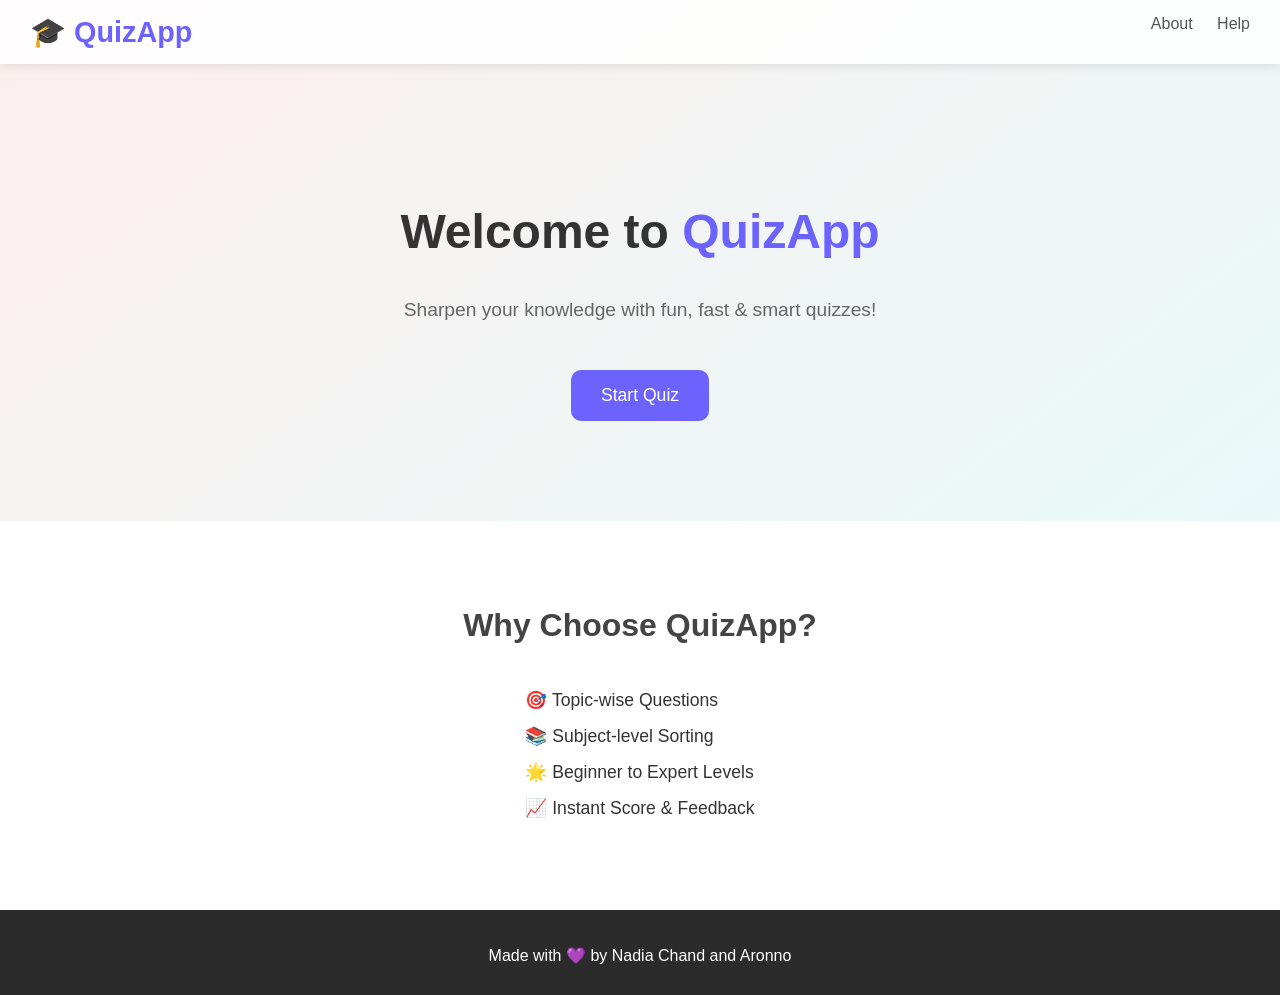
<file: index.html>
<!DOCTYPE html>
<html lang="en">
<head>
  <meta charset="UTF-8">
  <meta name="viewport" content="width=device-width, initial-scale=1">
  <title>Quiz App | Home</title>
  <link rel="stylesheet" href="homepage.css">
</head>
<body>
  <header class="navbar fade-in">
    <div class="logo">🎓 QuizApp</div>
    <nav>
      <a href="aboutus.html">About</a>
      <a href="help.html">Help</a>
    </nav>
  </header>

  <section class="hero-section slide-in-left">
    <h1>Welcome to <span>QuizApp</span></h1>
    <p>Sharpen your knowledge with fun, fast & smart quizzes!</p>
    <a href="select.html" class="start-btn">Start Quiz</a>
  </section>

  <section id="about" class="info-section fade-in">
    <h2>Why Choose QuizApp?</h2>
    <ul>
      <li>🎯 Topic-wise Questions</li>
      <li>📚 Subject-level Sorting</li>
      <li>🌟 Beginner to Expert Levels</li>
      <li>📈 Instant Score & Feedback</li>
    </ul>
  </section>

  <footer class="footer">
    <p>Made with 💜 by Nadia Chand and Aronno</p>
  </footer>

  <script src="script.js"></script>
</body>
</html>
</file>
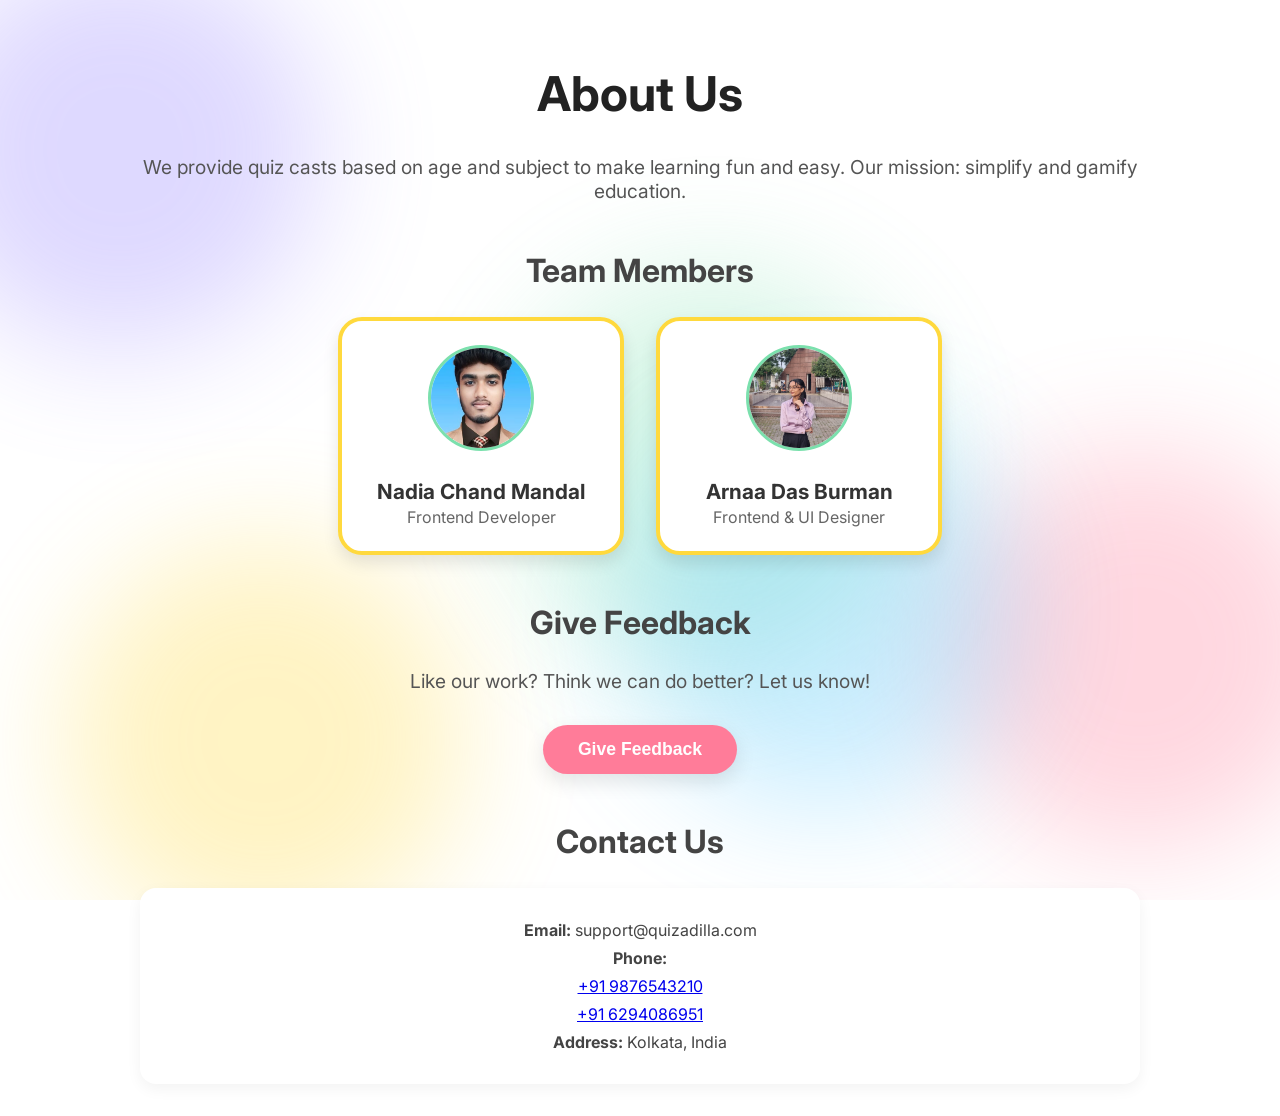
<file: aboutus.html>
<!DOCTYPE html>
<html lang="en">
<head>
  <meta charset="UTF-8" />
  <meta name="viewport" content="width=device-width, initial-scale=1" />
  <title>About Us</title>
  <link href="https://fonts.googleapis.com/css2?family=Inter:wght@700&family=Baloo+2:wght@400;600&display=swap" rel="stylesheet">
  <link rel="stylesheet" href="aboutus.css" />
</head>
<body>
  <!-- Blurred Animated Background -->
  <div class="bg-blobs">
    <div class="blob blob-purple"></div>
    <div class="blob blob-pink"></div>
    <div class="blob blob-green"></div>
    <div class="blob blob-yellow"></div>
    <div class="blob blob-blue"></div>
  </div>

  <div class="about-container">
    <h1 class="about-title">About Us</h1>
    <p class="about-description">
      We provide quiz casts based on age and subject to make learning fun and easy. Our mission: simplify and gamify education.
    </p>

    <h2 class="section-title">Team Members</h2>
    <div class="team-members">
      <div class="member">
        <img src="pasport.jpg" alt="Nadia">
        <h3>Nadia Chand Mandal</h3>
        <p>Frontend Developer</p>
      </div>
      <div class="member">
        <img src="WhatsApp Image 2025-06-08 at 10.03.21 PM.jpeg" alt="Arnaa">
        <h3>Arnaa Das Burman</h3>
        <p>Frontend & UI Designer</p>
      </div>
    </div>

    <h2 class="section-title">Give Feedback</h2>
    <p class="feedback-text">Like our work? Think we can do better? Let us know!</p>
    <button onclick="openModal()" class="feedback-btn">Give Feedback</button>

    <h2 class="section-title">Contact Us</h2>
    <div class="contact-info">
      <p><strong>Email:</strong> support@quizadilla.com</p>
      <p><strong>Phone:</strong></p>
      <p><a href="tel:+919876543210">+91 9876543210</a></p>
      <p><a href="tel:+916294086951">+91 6294086951</a></p>
      <p><strong>Address:</strong> Kolkata, India</p>
    </div>
  </div>

  <!-- Modal -->
  <div id="feedbackModal" class="modal">
    <div class="modal-content">
      <span class="close-btn" onclick="closeModal()">&times;</span>
      <h2>Submit Feedback</h2>
      <form action="https://formsubmit.co/nadiachandm@gmail.com" method="POST">
        <input type="hidden" name="_captcha" value="false">
        <input type="hidden" name="_template" value="box">
        <input type="text" name="name" placeholder="Your Name" required>
        <input type="email" name="email" placeholder="Your Email" required>
        <textarea name="message" rows="4" placeholder="Your Feedback" required></textarea>
        <button type="submit">Submit</button>
      </form>
    </div>
  </div>

  <script>
    const modal = document.getElementById("feedbackModal");
    function openModal() { modal.style.display = "flex"; }
    function closeModal() { modal.style.display = "none"; }
    window.onclick = e => { if (e.target === modal) closeModal(); };
  </script>
</body>
</html>
</file>
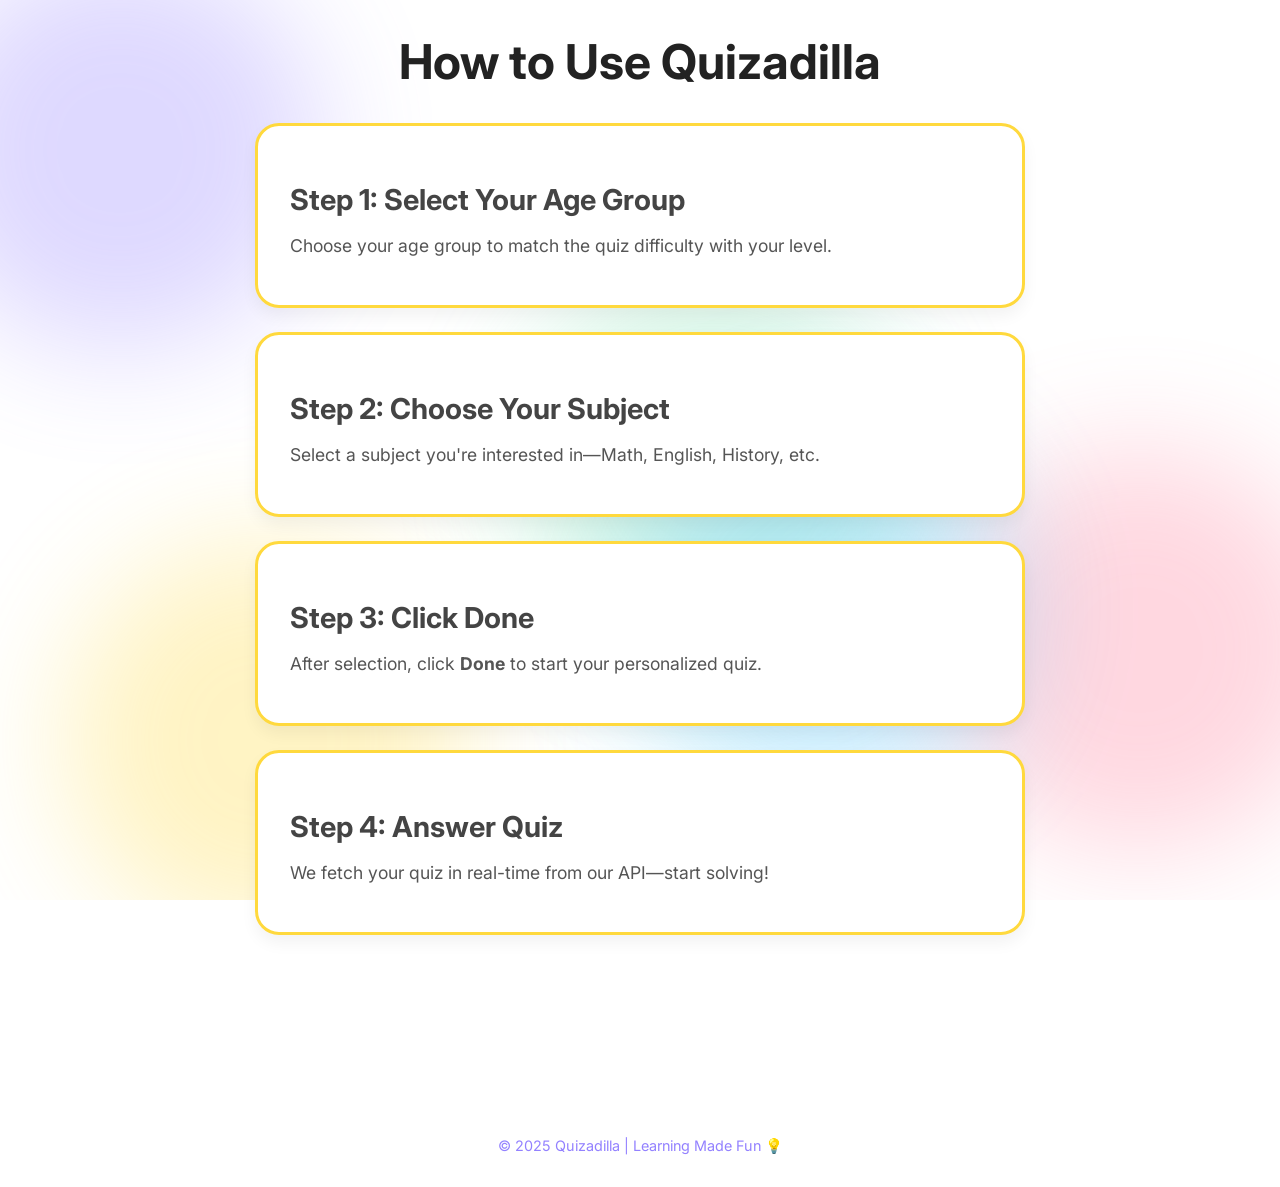
<file: help.html>
<!DOCTYPE html>
<html lang="en">
<head>
  <meta charset="UTF-8" />
  <meta name="viewport" content="width=device-width, initial-scale=1.0" />
  <title>Help - Quizadilla</title>
  <link rel="stylesheet" href="https://cdnjs.cloudflare.com/ajax/libs/font-awesome/6.5.0/css/all.min.css" />
  <link href="https://fonts.googleapis.com/css2?family=Inter:wght@400;600;700&display=swap" rel="stylesheet">
  <link rel="stylesheet" href="https://unpkg.com/aos@2.3.1/dist/aos.css" />
  <link rel="stylesheet" href="help.css" />
</head>
<body>
  <!-- Blobs -->
  <div class="bg-blobs">
  <div class="blob blob-purple"></div>
  <div class="blob blob-pink"></div>
  <div class="blob blob-green"></div>
  <div class="blob blob-yellow"></div>
  <div class="blob blob-blue"></div>
</div>


  <div class="about-container">
    <h1 class="about-title" data-aos="fade-down">How to Use Quizadilla</h1>

    <div class="help-section card" data-aos="fade-right">
      <h2 class="section-title">Step 1: Select Your Age Group</h2>
      <p class="about-description">Choose your age group to match the quiz difficulty with your level.</p>
    </div>

    <div class="help-section card" data-aos="fade-left">
      <h2 class="section-title">Step 2: Choose Your Subject</h2>
      <p class="about-description">Select a subject you're interested in—Math, English, History, etc.</p>
    </div>

    <div class="help-section card" data-aos="fade-right">
      <h2 class="section-title">Step 3: Click Done</h2>
      <p class="about-description">After selection, click <strong>Done</strong> to start your personalized quiz.</p>
    </div>

    <div class="help-section card" data-aos="fade-left">
      <h2 class="section-title">Step 4: Answer Quiz</h2>
      <p class="about-description">We fetch your quiz in real-time from our API—start solving!</p>
    </div>

    <div class="contact-info" data-aos="zoom-in">
      <h3>Need Assistance?</h3>
      <p>Email us at <a href="mailto:support@quizadilla.com">support@quizadilla.com</a></p>
    </div>

    <footer class="footer">
      &copy; 2025 Quizadilla | Learning Made Fun 💡
    </footer>
  </div>

  <script src="https://unpkg.com/aos@2.3.1/dist/aos.js"></script>
  <script>
    AOS.init();
  </script>
</body>
</html>
</file>
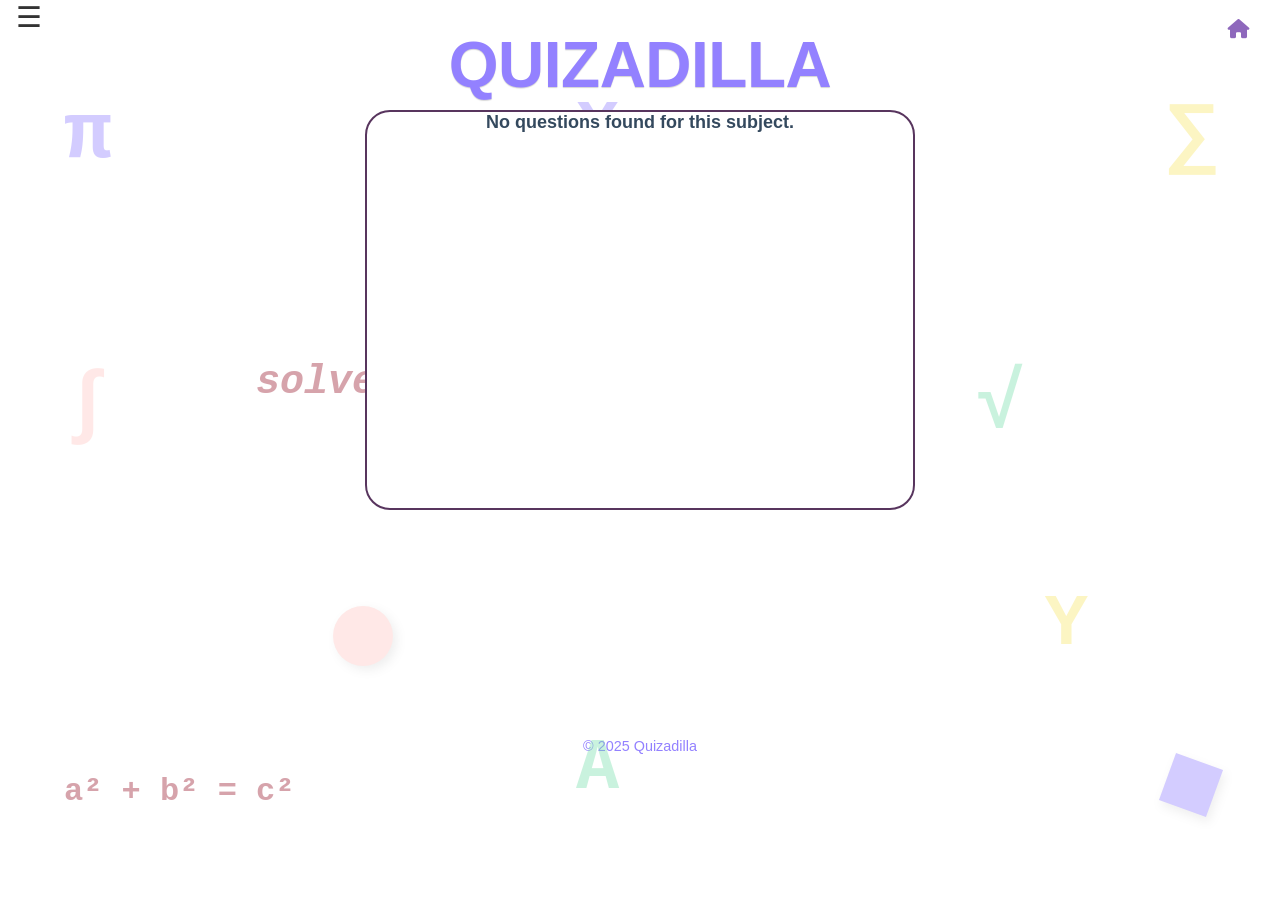
<file: main.html>
<!DOCTYPE html>
<html lang="en">
<head>
  <meta charset="UTF-8" />
  <meta name="viewport" content="width=device-width, initial-scale=1.0"/>
  <title>Quiz Page</title>
  <link rel="stylesheet" href="main.css" />
    <link rel="stylesheet" href="quiz.css" />
  <link rel="stylesheet" href="https://cdnjs.cloudflare.com/ajax/libs/font-awesome/6.5.0/css/all.min.css" />
</head>
<body>

  <!-- Shapes -->
  <div class="background-layer">
    <span class="shape math color-purple pos-tl">π</span>
    <span class="shape math color-yellow pos-tr">∑</span>
    <span class="shape math color-pink pos-ml">∫</span>
    <span class="shape math color-green pos-mr">√</span>
    <span class="shape fn color-red pos-bl">a² + b² = c²</span>
    <span class="shape alpha color-purple pos-tc">X</span>
    <span class="shape alpha color-yellow pos-bp">Y</span>
    <span class="shape alpha color-green pos-bc">A</span>
    <span class="shape word color-red pos-mc">solve</span>
    <div class="shape circle pos-mp"></div>
    <div class="shape cube pos-br"></div>
  </div>

  <!-- Sidebar -->
  <aside class="sidebar" id="sidebar">

  <button class="subject-btn">Mathematics</button>
  <button class="subject-btn">Reasoning</button>
  <button class="subject-btn">English</button>
  <button class="subject-btn">General</button>
  <button class="subject-btn">History</button>
  <button class="subject-btn">Geography</button>
  <button class="subject-btn">English</button>
  <button class="subject-btn">Literature</button>
  <button class="subject-btn">Art</button>
  <button class="subject-btn">Technology</button>
  <button class="subject-btn">Sports</button>

  </aside>

  <div class="hamburger" id="hamburger">&#9776;</div>

  <div class="home-btn" onclick="location.href='index.html'">
    <i class="fa-solid fa-house"></i>
  </div>  

  <!-- Main Content -->
  <main class="main-content">
    <h1 class="title">QUIZADILLA</h1>

    <div class="question-box" id="main-div">

   <div id="loader" class="loader hidden">
    <img src="loading.gif" alt="Loading..." class="loader-gif" />
    <p>Loading question...</p>
  </div>

    </div>
    <button id="next-btn">Next Question</button>
  </main>

  <footer class="footer">
    &copy; 2025 Quizadilla
  </footer>
  

  <script src="main.js"></script>
</body>
</html>
</file>
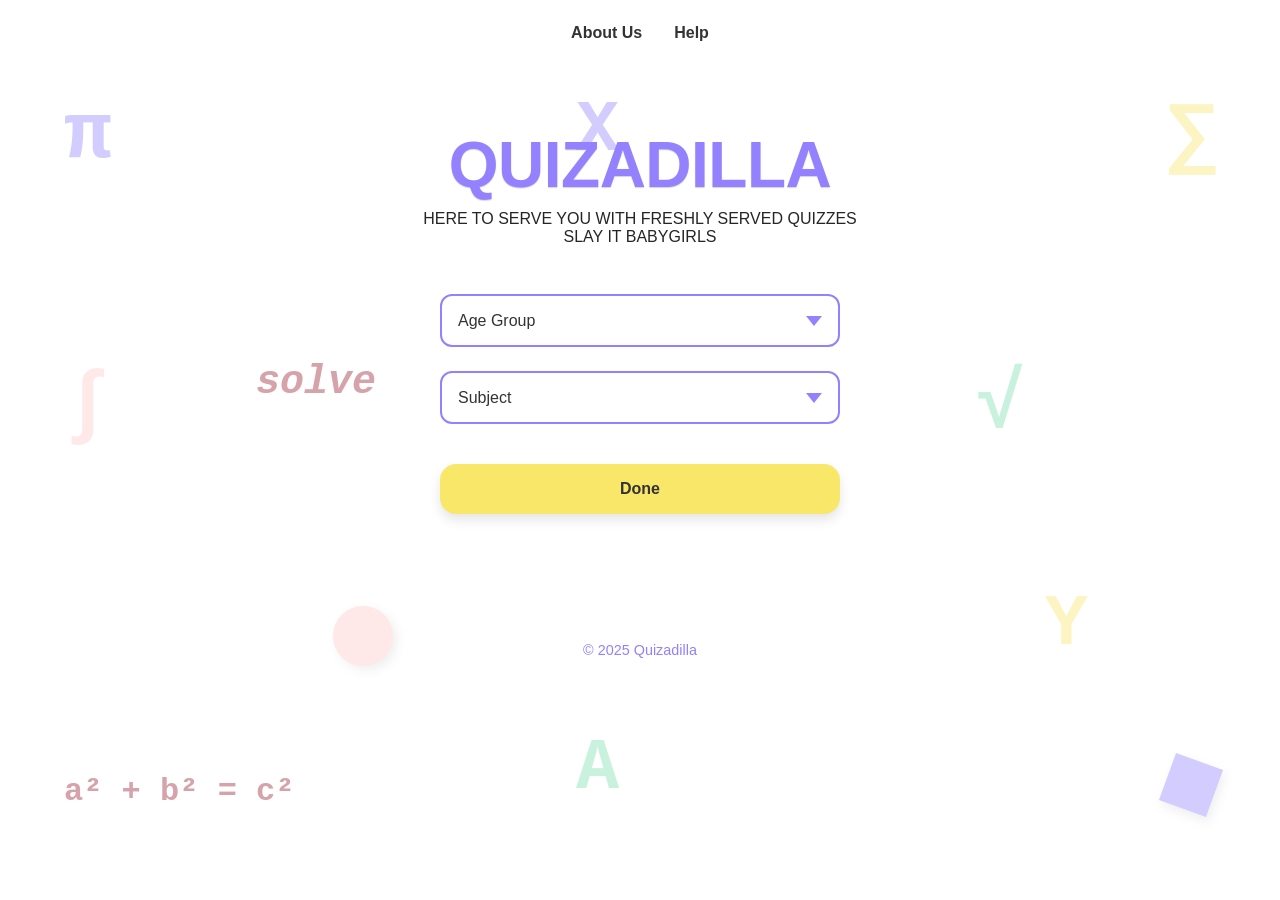
<file: select.html>
<!DOCTYPE html>
<html lang="en">
<head>
  <meta charset="UTF-8" />
  <meta name="viewport" content="width=device-width, initial-scale=1.0"/>
  <title>Quizadilla</title>
  <link rel="stylesheet" href="quiz.css" />
</head>
<body>

  <div class="background-layer">
    <!-- MATH SYMBOLS -->
    <span class="shape math color-purple pos-tl">π</span>
    <span class="shape math color-yellow pos-tr">∑</span>
    <span class="shape math color-pink pos-ml">∫</span>
    <span class="shape math color-green pos-mr">√</span>
    <span class="shape fn color-red pos-bl">a² + b² = c²</span>
  
    <!-- LETTERS -->
    <span class="shape alpha color-purple pos-tc">X</span>
    <span class="shape alpha color-yellow pos-bp">Y</span>
    <span class="shape alpha color-green pos-bc">A</span>
  
    <!-- WORDS -->
    <span class="shape word color-red pos-mc">solve</span>
  
    <!-- GEOMETRIC SHAPES -->
    <div class="shape circle pos-mp"></div>
    <div class="shape cube pos-br"></div>
  </div>    

  <header class="navbar">
    <nav>
      <a href="aboutus.html">About Us</a>
      <a href="help.html">Help</a>
    </nav>
  </header>

  <main class="main-content">
    <h1 class="title">QUIZADILLA</h1>
    <p class="subtext">HERE TO SERVE YOU WITH FRESHLY SERVED QUIZZES<br />SLAY IT BABYGIRLS</p>

    <div class="dropdowns">
      <select id="age-group">
        <option value="">Age Group</option>
      </select>
      <select id="subject">
        <option value="">Subject</option>
      </select>
      <button id="done-btn">Done</button>
    </div>
  </main>

  <footer class="footer">
    &copy; 2025 Quizadilla
  </footer>

  <script src="script.js"></script>
</body>
</html>
</file>
<file: homepage.css>
body {
    margin: 0;
    font-family: 'Segoe UI', sans-serif;
    background: linear-gradient(to bottom right, #fcefee, #e3fdfd);
    color: #333;
    overflow-x: hidden;
  }
  
  .navbar {
    background: rgba(255, 255, 255, 0.85);
    display: flex;
    justify-content: space-between;
    padding: 15px 30px;
    box-shadow: 0 2px 10px rgba(0,0,0,0.1);
    position: sticky;
    top: 0;
  }
  
  .logo {
    font-size: 1.8rem;
    font-weight: bold;
    color: #6c63ff;
  }
  
  nav a {
    margin-left: 20px;
    text-decoration: none;
    color: #555;
    transition: color 0.3s;
  }
  
  nav a:hover {
    color: #6c63ff;
  }
  
  .hero-section {
    text-align: center;
    padding: 100px 20px;
  }
  
  .hero-section h1 {
    font-size: 3rem;
    color: #333;
  }
  
  .hero-section span {
    color: #6c63ff;
  }
  
  .hero-section p {
    font-size: 1.2rem;
    margin-top: 10px;
    color: #666;
  }
  
  .start-btn {
    margin-top: 30px;
    display: inline-block;
    padding: 15px 30px;
    background-color: #6c63ff;
    color: white;
    text-decoration: none;
    font-size: 1.1rem;
    border-radius: 10px;
    transition: transform 0.3s, background 0.3s;
  }
  
  .start-btn:hover {
    transform: scale(1.05);
    background-color: #574b90;
  }
  
  .info-section {
    background: #fff;
    padding: 60px 20px;
    text-align: center;
  }
  
  .info-section h2 {
    font-size: 2rem;
    margin-bottom: 30px;
    color: #444;
  }
  
  .info-section ul {
    list-style: none;
    padding: 0;
    display: inline-block;
    text-align: left;
  }
  
  .info-section li {
    font-size: 1.1rem;
    margin-bottom: 15px;
    color: #333;
  }
  
  .footer {
    text-align: center;
    padding: 20px;
    background: #f9f9f9;
    font-size: 0.9rem;
    color: #666;
  }
  
  /* Animations */
  @keyframes fadeIn {
    0% { opacity: 0; transform: translateY(30px); }
    100% { opacity: 1; transform: translateY(0); }
  }
  
  @keyframes slideInLeft {
    0% { opacity: 0; transform: translateX(-100px); }
    100% { opacity: 1; transform: translateX(0); }
  }
  
  .fade-in {
    animation: fadeIn 1.2s ease forwards;
  }
  
  .slide-in-left {
    animation: slideInLeft 1.2s ease forwards;
  }
  /* Basic Styles for Footer */
.footer {
  background-color: #2b2b2b;
  color: #fff;
  padding: 20px 0;
  text-align: center;
  position: relative;
  bottom: 0;
  width: 100%;
}

.footer-content {
  max-width: 1200px;
  margin: 0 auto;
}

.footer p {
  font-size: 1rem;
  margin-bottom: 10px;
}

.footer-links {
  margin-top: 10px;
}

.footer-links a {
  color: #fff;
  margin: 0 15px;
  text-decoration: none;
  font-size: 1rem;
  transition: color 0.3s ease;
}

.footer-links a:hover {
  color: #6c63ff;
}

/* Responsive Styling for Footer */
@media screen and (max-width: 768px) {
  .footer {
    padding: 20px;
  }

  .footer-links {
    display: flex;
    justify-content: center;
    gap: 20px;
    flex-wrap: wrap;
  }

  .footer-links a {
    margin: 5px;
  }
}

@media (max-width: 768px) {

  /* NAVBAR FIX */
  .navbar {
    flex-direction: column;
    align-items: center;
    text-align: center;
  }

  nav {
    margin-top: 10px;
  }

  nav a {
    display: inline-block;
    margin: 8px 10px;
  }

  /* HERO FIX */
  .hero-section {
    padding: 70px 15px;
  }

  .hero-section h1 {
    font-size: 2rem;
  }

  .hero-section p {
    font-size: 1rem;
  }

  /* BUTTON FIX */
  .start-btn {
    width: 80%;
    max-width: 250px;
  }
}

@media (max-width: 480px) {

  .hero-section h1 {
    font-size: 1.6rem;
  }

  .logo {
    font-size: 1.4rem;
  }

  nav a {
    font-size: 0.9rem;
  }

  .start-btn {
    width: 100%;
  }
}
</file>
<file: aboutus.css>
body {
  margin: 0;
  font-family: 'Inter', sans-serif;
  background: #fff;
  color: #333;
  overflow-x: hidden;
}

/* Blobs */
.bg-blobs {
  position: fixed;
  inset: 0;
  z-index: 0;
  overflow: hidden;
  pointer-events: none;
}

.blob {
  position: absolute;
  border-radius: 50%;
  opacity: 0.3;
  filter: blur(60px);
  animation: blobWiggle 25s infinite ease-in-out;
  z-index: 0;
}

.blob-purple {
  background: #9381FF;
  width: 400px;
  height: 400px;
  top: -50px;
  left: -80px;
}

.blob-pink {
  background: #FF7C99;
  width: 400px;
  height: 400px;
  bottom: 50px;
  right: -60px;
  animation-delay: 5s;
}

.blob-green {
  background: #7BE0AD;
  width: 400px;
  height: 400px;
  top: 30%;
  left: 40%;
  animation-delay: 8s;
}

.blob-yellow {
  background: #FFD93D;
  width: 400px;
  height: 400px;
  top: 60%;
  left: 5%;
  animation-delay: 2s;
}

.blob-blue {
  background: #57C7FF;
  width: 400px;
  height: 400px;
  bottom: 10%;
  right: 20%;
  animation-delay: 12s;
}

@keyframes blobWiggle {
  0% { transform: translate(0, 0) scale(1); }
  50% { transform: translate(20px, -20px) scale(1.1); }
  100% { transform: translate(0, 0) scale(1); }
}

/* Content Container */
.about-container {
  max-width: 1000px;
  margin: auto;
  padding: 2rem;
  position: relative;
  z-index: 1;
}

/* Titles */
.about-title {
  font-size: 3rem;
  font-family: 'Inter', sans-serif;
  text-align: center;
  color: #222;
}

.section-title {
  font-size: 2rem;
  margin-top: 3rem;
  text-align: center;
  color: #444;
}

.about-description,
.feedback-text {
  text-align: center;
  font-size: 1.2rem;
  margin-bottom: 2rem;
  color: #555;
}

/* Team Members */
.team-members {
  display: flex;
  flex-wrap: wrap;
  justify-content: center;
  gap: 2rem;
}

.member {
  background: #fff;
  border: 4px solid #FFD93D;
  border-radius: 1.5rem;
  padding: 1.5rem;
  width: 230px;
  text-align: center;
  transition: transform 0.4s ease, box-shadow 0.4s ease;
  box-shadow: 0 8px 16px rgba(0,0,0,0.1);
}

.member:hover {
  transform: rotate(-2deg) scale(1.05);
  box-shadow: 0 12px 24px rgba(0,0,0,0.15);
}

.member img {
  width: 100px;
  height: 100px;
  border-radius: 50%;
  object-fit: cover;
  border: 3px solid #7BE0AD;
  margin-bottom: 1rem;
}

.member h3 {
  font-size: 1.3rem;
  margin: 0.5rem 0 0.2rem;
}

.member p {
  margin: 0;
  font-size: 1rem;
  color: #666;
}

/* Button */
.feedback-btn {
  display: block;
  margin: 1rem auto;
  padding: 0.9rem 2.2rem;
  font-size: 1.1rem;
  background: #FF7C99;
  color: white;
  border: none;
  border-radius: 50px;
  font-weight: bold;
  cursor: pointer;
  box-shadow: 0 8px 20px rgba(0,0,0,0.1);
  transition: all 0.3s ease;
}

.feedback-btn:hover {
  background: #FFD93D;
  transform: scale(1.05);
}

/* Modal */
.modal {
  display: none;
  position: fixed;
  z-index: 999;
  inset: 0;
  background: rgba(0, 0, 0, 0.4);
  justify-content: center;
  align-items: center;
}

.modal-content {
  background: #fff;
  padding: 2rem;
  border-radius: 1rem;
  width: 90%;
  max-width: 400px;
  position: relative;
  box-shadow: 0 12px 30px rgba(0, 0, 0, 0.1);
}

.close-btn {
  position: absolute;
  top: 10px;
  right: 15px;
  font-size: 1.5rem;
  cursor: pointer;
}

.modal-content input,
.modal-content textarea {
  width: 100%;
  padding: 0.8rem;
  margin: 0.5rem 0;
  border-radius: 8px;
  border: 2px solid #ccc;
}

.modal-content button {
  width: 100%;
  padding: 0.8rem;
  background: #57C7FF;
  color: white;
  border: none;
  border-radius: 8px;
  font-weight: bold;
  cursor: pointer;
  margin-top: 1rem;
}

.modal-content button:hover {
  background: #38b6ff;
}

/* Contact Info */
.contact-info {
  background: #fff;
  border-radius: 1rem;
  padding: 1.5rem;
  margin-top: 1.5rem;
  text-align: center;
  box-shadow: 0 5px 15px rgba(0,0,0,0.05);
}

.contact-info p {
  margin: 0.5rem 0;
  color: #444;
}

/* === Responsive Layout === */

/* Small Phones */
@media (max-width: 480px) {
  .about-title {
    font-size: 1.8rem;
    padding-top: 1rem;
  }

  .section-title {
    font-size: 1.4rem;
  }

  .about-description,
  .feedback-text {
    font-size: 1rem;
    padding: 0 1rem;
  }

  .team-members {
    flex-direction: column;
    align-items: center;
  }

  .member {
    width: 90%;
  }

  .modal-content {
    padding: 1rem;
  }

  .feedback-btn {
    padding: 0.6rem 1.5rem;
    font-size: 0.9rem;
  }
}

/* Tablets & Small Laptops */
@media (max-width: 768px) {
  .team-members {
    gap: 1rem;
  }

  .member {
    width: 45%;
  }

  .about-title {
    font-size: 2.2rem;
  }

  .section-title {
    font-size: 1.6rem;
  }
}

/* Medium Laptops */
@media (max-width: 1024px) {
  .about-container {
    padding: 1rem 2rem;
  }

  .member {
    width: 40%;
  }
}

/* Large Devices */
@media (min-width: 1440px) {
  .about-container {
    max-width: 1200px;
  }

  .member {
    width: 280px;
  }

  .blob {
    filter: blur(100px);
  }
}

@media (max-width: 768px) {

  .modal {
    padding: 10px;
  }

  .modal-content {
    width: 95%;
    max-width: 380px;
    padding: 1.2rem;
    border-radius: 12px;

    /* important fix */
    max-height: 85vh;
    overflow-y: auto;
  }

  .modal-content input,
  .modal-content textarea {
    font-size: 0.95rem;
  }

  .modal-content button {
    font-size: 1rem;
  }
}

.modal-content {
  text-align: center;
}

/* form inputs center alignment fix */
.modal-content form {
  display: flex;
  flex-direction: column;
  align-items: center;
}

/* inputs full center + same width */
.modal-content input,
.modal-content textarea {
  width: 90%;
  max-width: 320px;
  display: block;
  margin: 8px auto;
  text-align: left;

  box-sizing: border-box;
}

/* button center */
.modal-content button {
  width: 90%;
  max-width: 320px;
  display: block;
  margin: 10px auto;
}

@media (max-width: 480px) {

  .modal {
    padding: 10px;
  }

  .modal-content {
    width: 100%;
    max-width: 340px;
    padding: 1rem;
  }

  .close-btn {
    font-size: 1.3rem;
  }
}
</file>
<file: help.css>
body {
  margin: 0;
  font-family: 'Inter', sans-serif;
  background: #fff;
  color: #333;
  overflow-x: hidden;
}

/* Centered, clean About Title */
.about-title {
  font-size: 3rem;
  font-family: 'Inter', sans-serif;
  text-align: center;
  color: #222;
  margin-bottom: 2rem;
}

/* Blobs */
.bg-blobs {
  position: fixed;
  inset: 0;
  z-index: 0;
  overflow: hidden;
  pointer-events: none;
}

.blob {
  position: absolute;
  border-radius: 50%;
  opacity: 0.3;
  filter: blur(60px);
  animation: blobWiggle 25s infinite ease-in-out;
  z-index: 0;
}

.blob-purple {
  background: #9381FF;
  width: 400px;
  height: 400px;
  top: -50px;
  left: -80px;
}

.blob-pink {
  background: #FF7C99;
  width: 400px;
  height: 400px;
  bottom: 50px;
  right: -60px;
  animation-delay: 5s;
}

.blob-green {
  background: #7BE0AD;
  width: 400px;
  height: 400px;
  top: 30%;
  left: 40%;
  animation-delay: 8s;
}

.blob-yellow {
  background: #FFD93D;
  width: 400px;
  height: 400px;
  top: 60%;
  left: 5%;
  animation-delay: 2s;
}

.blob-blue {
  background: #57C7FF;
  width: 400px;
  height: 400px;
  bottom: 10%;
  right: 20%;
  animation-delay: 12s;
}

@keyframes blobWiggle {
  0% { transform: translate(0, 0) scale(1); }
  50% { transform: translate(20px, -20px) scale(1.1); }
  100% { transform: translate(0, 0) scale(1); }
}

/* Container */
.help-container {
  max-width: 1000px;
  margin: auto;
  padding: 2rem;
  position: relative;
  z-index: 1;
  text-align: center;
}

/* Heading */
.help-container h1 {
  font-size: 3rem;
  font-family: 'Inter', sans-serif;
  color: #222;
  margin-bottom: 2rem;
}

/* Icons Row */
.help-icons {
  font-size: 2.5rem;
  color: #FF7C99;
  margin: 2rem 0;
  display: flex;
  justify-content: center;
  gap: 2rem;
}

/* Steps */
.help-section {
  background: #fff;
  border: 3px solid #FFD93D;
  border-radius: 1.5rem;
  padding: 2rem;
  margin: 1.5rem auto;
  max-width: 700px;
  box-shadow: 0 8px 16px rgba(0,0,0,0.05);
  transition: transform 0.3s ease, box-shadow 0.3s ease;
}

.help-section:hover {
  transform: rotate(-1deg) scale(1.02);
  box-shadow: 0 10px 20px rgba(0,0,0,0.1);
}

.help-section h2 {
  font-size: 1.8rem;
  color: #444;
  margin-bottom: 0.8rem;
}

.help-section p {
  font-size: 1.1rem;
  color: #555;
}

/* Info Box */
.contact-info {
  background: #fff;
  border-radius: 1rem;
  padding: 1.5rem;
  margin-top: 1.5rem;
  text-align: center;
  border: 4px solid #FFD93D;
  box-shadow: 0 5px 15px rgba(0,0,0,0.05);
  z-index: 1;
  transition: transform 0.3s ease;
}

.contact-info:hover {
  transform: scale(1.02);
}

.contact-info p {
  margin: 0.5rem 0;
  color: #444;
  font-size: 1.1rem;
}

/* Footer */
.footer {
  text-align: center;
  padding: 2rem 1rem;
  font-size: 0.9rem;
  color: #9381FF;
}

/* === Responsive Layout & Centering === */

/* Phones (≤ 480px) */
@media (max-width: 480px) {
  .help-container {
    padding: 1rem;
    text-align: center;
  }

  .help-container h1 {
    font-size: 1.8rem;
  }

  .help-icons {
    font-size: 2rem;
    justify-content: center;
  }

  .help-section,
  .info {
    padding: 1.2rem;
    margin: 1rem auto;
    width: 95%;
  }

  .help-section h2 {
    font-size: 1.3rem;
  }

  .help-section p {
    font-size: 1rem;
  }

  .footer {
    font-size: 0.8rem;
    padding: 1rem;
  }
}

/* Tablets (481px–768px) */
@media (max-width: 768px) {
  .help-container {
    padding: 2rem 1rem;
  }

  .help-container h1 {
    font-size: 2.2rem;
  }

  .help-section,
  .info {
    width: 90%;
  }

  .help-icons {
    font-size: 2.2rem;
    gap: 1rem;
    display: flex;
    justify-content: center;
    margin: 1.5rem 0;
  }
}

/* Small Laptops (769px–1024px) */
@media (max-width: 1024px) {
  .help-container {
    padding: 2rem;
  }

  .help-section,
  .info {
    width: 80%;
  }

  .help-container h1 {
    font-size: 2.5rem;
  }
}

/* Desktops (1025px and up) */
@media (min-width: 1025px) {
  .help-container {
    max-width: 1000px;
    margin: auto;
    padding: 3rem;
  }

  .help-section,
  .info {
    width: 70%;
    margin: 1.5rem auto;
  }
}
</file>
<file: main.css>
:root {
  --purple: #9381FF;
  --pink: #FFC8C4;
  --yellow: #F9E76A;
  --charcoal: #333333;
  --white: #ffffff;
  --green: #7BE0AD;
  --red: #9B1B30;
}

/* RESET */
* {
  margin: 0;
  padding: 0;
  box-sizing: border-box;
}

body {
  font-family: 'Nunito Sans', sans-serif;
  background-color: var(--white);
  color: var(--charcoal);
  min-height: 100vh;
  overflow-x: hidden;
  position: relative;
}

/* ✨ GEOMETRIC + MATH BACKGROUND ELEMENTS */
.background-layer {
  position: absolute;
  inset: 0;
  pointer-events: none;
  z-index: 0;
  overflow: hidden;
}

/* === SHAPE BASE === */
/* SHAPE BASE STYLE */
.shape {
  position: absolute;
  font-family: 'Courier New', monospace;
  font-weight: 700;
  opacity: 40%; /* 100% visible */
  z-index: 0;
  user-select: none;
  animation: floatShape 12s ease-in-out infinite;
  pointer-events: none;
}

/* SHAPE TYPES */
.shape.math    { font-size: 5rem; }
.shape.alpha   { font-size: 4.5rem; }
.shape.word    { font-size: 2.5rem; font-style: italic; }
.shape.circle  {
  width: 60px;
  height: 60px;
  border-radius: 50%;
  background: var(--pink);
  box-shadow: 4px 4px 10px rgba(0,0,0,0.15);
}
.shape.cube {
  width: 50px;
  height: 50px;
  background: var(--purple);
  transform: rotate(20deg);
  box-shadow: 4px 4px 10px rgba(0,0,0,0.15);
}
.shape.fn { font-size: 2rem;}

/* COLOR CLASSES */
.color-purple { color: var(--purple); }
.color-yellow { color: var(--yellow); }
.color-pink   { color: var(--pink); }
.color-green  { color: var(--green); }
.color-red    { color: var(--red); }

/* PLACEMENT GRID */
.pos-tl  { top: 10%; left: 5%; }
.pos-tc  { top: 10%; left: 45%; }
.pos-tr  { top: 10%; right: 5%; }

.pos-ml  { top: 40%; left: 5%; }
.pos-mc  { top: 40%; left: 20%; }
.pos-mr  { top: 40%; right: 20%; }

.pos-bl  { bottom: 10%; left: 5%;}
.pos-bc  { bottom: 10%; left: 45%; }
.pos-mp  { bottom: 26%; left: 26%;}
.pos-br  { bottom: 10%; right: 5%; }
.pos-bp  { bottom: 26%; right: 15%;}

/* ANIMATION */
@keyframes floatShape {
  0%   { transform: translateY(0) rotate(0deg); }
  50%  { transform: translateY(-10px) rotate(5deg); }
  100% { transform: translateY(0) rotate(0deg); }
}


/* 📦 MAIN CONTENT */
.main-content {
  padding: 8rem 2rem 4rem;
  bottom: 100px;
  z-index: 2;
  position: relative;
  display: flex;
  flex-direction: column;
  align-items: center;
  text-align: center;
}

/* 🔠 TYPOGRAPHY */
.title {
  font-size: clamp(2.5rem, 6vw, 4rem);
  font-weight: 800;
  color: var(--purple);
  text-shadow: 0 1px 1px rgba(6, 6, 6, 0.174);
  letter-spacing: -0.5px;
  margin-bottom: 0.5rem;
}

.question-box {
  height: 400px;
  width: 550px;
  border: 2px solid #58355E;
  border-radius: 25px;
  background-color: #ffffff;
}


/* Sidebar base */
.sidebar {
  position: fixed;
  top: 0;
  left: -240px;
  width: 240px;
  height: 100vh;
  background: #8e68bc;
  padding: 2rem 1rem;
  display: flex;
  flex-direction: column;
  align-items: stretch;
  z-index: 100;
  opacity: 0;
  pointer-events: none;
  transition: left 0.4s ease, opacity 0.4s ease;
  overflow-y: auto;
}

/* 🔥 Critical: force space using margin on buttons directly */
.subject-btn {
  display: block;
  width: 100%;
  margin-bottom: 1rem; /* <<< THIS is the spacing you're missing */
  padding: 0.9rem 1rem;
  background: var(--white);
  border: none;
  border-radius: 10px;
  font-size: 1rem;
  font-weight: 600;
  color: var(--charcoal);
  text-align: left;
  cursor: pointer;
  box-shadow: 0 2px 5px rgba(0, 0, 0, 0.08);
  transition: background 0.25s ease, transform 0.2s ease, color 0.2s ease;
}

/* Optional: better hover effect */
.subject-btn:hover {
  background: var(--purple);
  color: var(--white);
  transform: translateX(4px);
}

/* Clean last button margin */
.subject-btn:last-child {
  margin-bottom: 0;
}

.sidebar::-webkit-scrollbar {
  width: 6px;
}

.sidebar::-webkit-scrollbar-thumb {
  background-color: rgba(255, 255, 255, 0.3);
  border-radius: 4px;
}

.sidebar::-webkit-scrollbar-track {
  background: transparent;
}


/* Active animation class */
.sidebar.open {
  left: 0;
  opacity: 1;
  pointer-events: auto;
}


/* Hamburger fade */
.hamburger {
  font-size: 1.8rem;
  cursor: pointer;
  position: absolute;
  left: 1rem;
  z-index: 200;
  color: var(--charcoal);
  opacity: 1;
  transition: background 0.3s ease, transform 0.3s ease;
}

.hamburger:hover {
  background: #fff;
  color: #9381FF;
  transform: translateY(-1px);
}

.hamburger.hidden {
  opacity: 0;
  pointer-events: none;
}

.home-btn {
  position: absolute;
  top: 10px;
  right: 1rem;
  font-size: 1.2rem;
  color: #8e68bc;
  background: #fff;
  padding: 0.6rem 0.9rem;
  border-radius: 60px;
  cursor: pointer;
  transition: background 0.3s ease, transform 0.3s ease;
  z-index: 200;
  display: flex;
  align-items: center;
  justify-content: center;
}

.home-btn:hover {
  background: #fff;
  color: #9381FF;
  transform: translateY(-1px);
}

.nav-center {
  display: flex;
  justify-content: center;
  gap: 2rem;
}

#next-btn {
  margin-top: 1rem;
  padding: 1rem 2rem;
  width: 550px;
  font-size: 1rem;
  font-weight: 600;
  border: none;
  border-radius: 1rem;
  background-color: var(--yellow);
  color: var(--charcoal);
  cursor: pointer;
  box-shadow: 0 6px 12px rgba(0,0,0,0.1);
  transition: transform 0.2s ease, background 0.3s ease;
}

#next-btn:hover {
  background-color: var(--pink);
  transform: translateY(-2px) scale(1.02);
}

#next-btn:active {
  transform: scale(0.98);
}

/* 🔻 FOOTER */
.footer {
  margin-top: 4rem;
  text-align: center;
  font-size: 0.9rem;
  color: var(--purple);
  padding-bottom: 2rem;
}


/*  Responsive Design: Mobile and Tablet */
@media (max-width: 480px) {
  .title {
    font-size: 1.5rem;
  }

  .question-box,
  #next-btn {
    width: 90%;
    font-size: 0.9rem;
    padding: 1rem;
  }

  .subject-btn {
    font-size: 0.85rem;
    padding: 0.6rem 0.8rem;
  }

  .home-btn,
  .hamburger {
    font-size: 1rem;
    padding: 0.5rem 0.7rem;
  }

  .sidebar {
    width: 180px;
    padding: 1.5rem 0.5rem;
  }
}

@media (max-width: 768px) {
  .main-content {
    padding: 5rem 1rem 2rem;
  }

  .title {
    font-size: 2rem;
  }

  .question-box,
  #next-btn {
    width: 90%;
    font-size: 1rem;
  }

  .sidebar {
    width: 200px;
  }

  .hamburger {
    font-size: 1.5rem;
    top: 1rem;
    left: 1rem;
  }

  .home-btn {
    top: 1rem;
    right: 1rem;
    font-size: 1.1rem;
    padding: 0.6rem 0.9rem;
  }

  .subject-btn {
    font-size: 0.95rem;
    padding: 0.6rem 0.8rem;
  }
}

@media (max-width: 1024px) {
  .main-content {
    padding: 6rem 2rem;
  }

  .title {
    font-size: 2.5rem;
  }

  .question-box,
  #next-btn {
    width: 95%;
    max-width: 600px;
  }

  .sidebar {
    width: 220px;
  }
}
</file>
<file: quiz.css>
:root {
  --purple: #9381FF;
  --pink: #FFC8C4;
  --yellow: #F9E76A;
  --charcoal: #333333;
  --white: #ffffff;
  --green: #7BE0AD;
  --red: #9B1B30;
}

/* RESET */
* {
  margin: 0;
  padding: 0;
  box-sizing: border-box;
}

body {
  font-family: 'Nunito Sans', sans-serif;
  background-color: var(--white);
  color: var(--charcoal);
  min-height: 100vh;
  overflow-x: hidden;
  position: relative;
}

/* ✨ GEOMETRIC + MATH BACKGROUND ELEMENTS */
.background-layer {
  position: absolute;
  inset: 0;
  pointer-events: none;
  z-index: 0;
  overflow: hidden;
}

/* === SHAPE BASE === */
/* SHAPE BASE STYLE */
.shape {
  position: absolute;
  font-family: 'Courier New', monospace;
  font-weight: 700;
  opacity: 40%; /* 100% visible */
  z-index: 0;
  user-select: none;
  animation: floatShape 12s ease-in-out infinite;
  pointer-events: none;
}

/* SHAPE TYPES */
.shape.math    { font-size: 5rem; }
.shape.alpha   { font-size: 4.5rem; }
.shape.word    { font-size: 2.5rem; font-style: italic; }
.shape.circle  {
  width: 60px;
  height: 60px;
  border-radius: 50%;
  background: var(--pink);
  box-shadow: 4px 4px 10px rgba(0,0,0,0.15);
}
.shape.cube {
  width: 50px;
  height: 50px;
  background: var(--purple);
  transform: rotate(20deg);
  box-shadow: 4px 4px 10px rgba(0,0,0,0.15);
}
.shape.fn { font-size: 2rem;}

/* COLOR CLASSES */
.color-purple { color: var(--purple); }
.color-yellow { color: var(--yellow); }
.color-pink   { color: var(--pink); }
.color-green  { color: var(--green); }
.color-red    { color: var(--red); }

/* PLACEMENT GRID */
.pos-tl  { top: 10%; left: 5%; }
.pos-tc  { top: 10%; left: 45%; }
.pos-tr  { top: 10%; right: 5%; }

.pos-ml  { top: 40%; left: 5%; }
.pos-mc  { top: 40%; left: 20%; }
.pos-mr  { top: 40%; right: 20%; }

.pos-bl  { bottom: 10%; left: 5%;}
.pos-bc  { bottom: 10%; left: 45%; }
.pos-mp  { bottom: 26%; left: 26%;}
.pos-br  { bottom: 10%; right: 5%; }
.pos-bp  { bottom: 26%; right: 15%;}

/* ANIMATION */
@keyframes floatShape {
  0%   { transform: translateY(0) rotate(0deg); }
  50%  { transform: translateY(-10px) rotate(5deg); }
  100% { transform: translateY(0) rotate(0deg); }
}


/* 🧭 NAVBAR */
.navbar {
  position: fixed;
  top: 0;
  width: 100%;
  padding: 1.5rem 2rem;
  display: flex;
  justify-content: center;
  background: #fff;
  z-index: 10;
}

.navbar nav {
  display: flex;
  gap: 2rem;
}

.navbar nav a {
  color: var(--charcoal);
  font-weight: 600;
  text-decoration: none;
  font-size: 1rem;
  position: relative;
}

.navbar nav a::after {
  content: '';
  height: 2px;
  width: 0;
  background: #48025b;
  position: absolute;
  bottom: -4px;
  left: 0;
  transition: width 0.3s ease;
}

.navbar nav a:hover::after {
  width: 100%;
}

/* 📦 MAIN CONTENT */
.main-content {
  padding: 8rem 2rem 4rem;
  z-index: 2;
  position: relative;
  display: flex;
  flex-direction: column;
  align-items: center;
  text-align: center;
}

/* 🔠 TYPOGRAPHY */
.title {
  font-size: clamp(2.5rem, 6vw, 4rem);
  font-weight: 800;
  color: #9381FF;
  text-shadow: 0 1px 1px rgba(6, 6, 6, 0.174);
  letter-spacing: -0.5px;
  margin-bottom: 0.5rem;
}

.subtext {
  font-size: 1rem;
  font-weight: 500;
  color: #000000;
  opacity: 0.85;
  margin-bottom: 3rem;
}

/* 🔽 DROPDOWNS */
.dropdowns {
  display: flex;
  flex-direction: column;
  gap: 1.5rem;
  width: 100%;
  max-width: 400px;
}

select {
  padding: 1rem;
  border-radius: 12px;
  border: 2px solid var(--purple);
  background: #fff;
  font-size: 1rem;
  color: var(--charcoal);
  transition: 0.3s ease;
  appearance: none;
  background-image: url("data:image/svg+xml,%3Csvg viewBox='0 0 10 6' xmlns='http://www.w3.org/2000/svg'%3E%3Cpath d='M0 0l5 6 5-6z' fill='%239381FF'/%3E%3C/svg%3E");
  background-repeat: no-repeat;
  background-position: right 1rem center;
  background-size: 1rem;
}

select:hover {
  border-color: var(--yellow);
}

select:focus {
  outline: none;
  box-shadow: 0 0 0 4px rgba(255, 200, 196, 0.25);
}

/* ✅ DONE BUTTON */
#done-btn {
  margin-top: 1rem;
  padding: 1rem 2rem;
  font-size: 1rem;
  font-weight: 600;
  border: none;
  border-radius: 1rem;
  background-color: var(--yellow);
  color: var(--charcoal);
  cursor: pointer;
  box-shadow: 0 6px 12px rgba(0,0,0,0.1);
  transition: transform 0.2s ease, background 0.3s ease;
}

#done-btn:hover {
  background-color: var(--pink);
  transform: translateY(-2px) scale(1.02);
}

#done-btn:active {
  transform: scale(0.98);
}

/* 🔻 FOOTER */
.footer {
  margin-top: 4rem;
  text-align: center;
  font-size: 0.9rem;
  color: var(--purple);
  padding-bottom: 2rem;
}

/* Question styling */
/* Question Title এবং Question Text বোল্ড */
#main-div h2 {
  font-size: 24px;
  color: #2c3e50;
  margin-bottom: 10px;
  text-align: center;
  font-weight: bold; /* বোল্ড করে দিলাম */
}

#main-div p {
  font-size: 18px;
  color: #34495e;
  text-align: center;
  margin-bottom: 20px;
  font-weight: bold; /* Question টেক্সটটাও বোল্ড */
}


/* Options styling */
#quiz-form {
  display: flex;
  flex-direction: column;
  gap: 15px;
  max-width: 600px;
  margin: 0 auto;
}

#quiz-form div {
  background-color: #f0f0f5;
  border: 2px solid transparent;
  border-radius: 10px;
  padding: 12px 20px;
  transition: 0.3s ease;
  cursor: pointer;
}

#quiz-form div:hover {
  background-color: #dfe6e9;
  border-color: #3498db;
}

#quiz-form input[type="radio"] {
  margin-right: 10px;
  transform: scale(1.2);
}

/* Next Button styling */
#next-btn, #restart-btn {
  display: block;
  margin: 25px auto;
  padding: 12px 25px;
  font-size: 16px;
  border: none;
  background-color: #3498db;
  color: white;
  border-radius: 8px;
  cursor: pointer;
  transition: 0.3s ease;
}

#next-btn:hover, #restart-btn:hover {
  background-color: #2980b9;
}

/* Final Score Styling */
#main-div h2 + p {
  font-size: 20px;
  margin-top: 10px;
  color: #8e44ad; /* Soft purple shade */
}

.loader {
  position: absolute;
  top: 50%;
  left: 50%;
  transform: translate(-50%, -50%);
  display: flex;
  flex-direction: column;
  align-items: center;
  justify-content: center;
  font-size: 1.2rem;
  color: #444;
  z-index: 10;
}

.question-box {
  position: relative;
  min-height: 200px;
}

.loader-gif {
  width: 120px;
  height: 120px;
  object-fit: contain;
  margin-bottom: 10px;
}

.hidden {
  display: none;
}

/*  Responsive Design for quiz layout */
@media (max-width: 768px) {
  .dropdowns {
    width: 90%;
    max-width: 100%;
  }

  #quiz-form {
    width: 90%;
    padding: 1rem;
  }

  #quiz-form div {
    font-size: 0.9rem;
    padding: 10px 16px;
  }

  #done-btn {
    width: 90%;
  }

  .title {
    font-size: 2rem;
  }

  .subtext {
    font-size: 0.9rem;
  }

  #main-div h2 {
    font-size: 1.2rem;
  }

  #main-div p {
    font-size: 1rem;
  }
}
</file>
